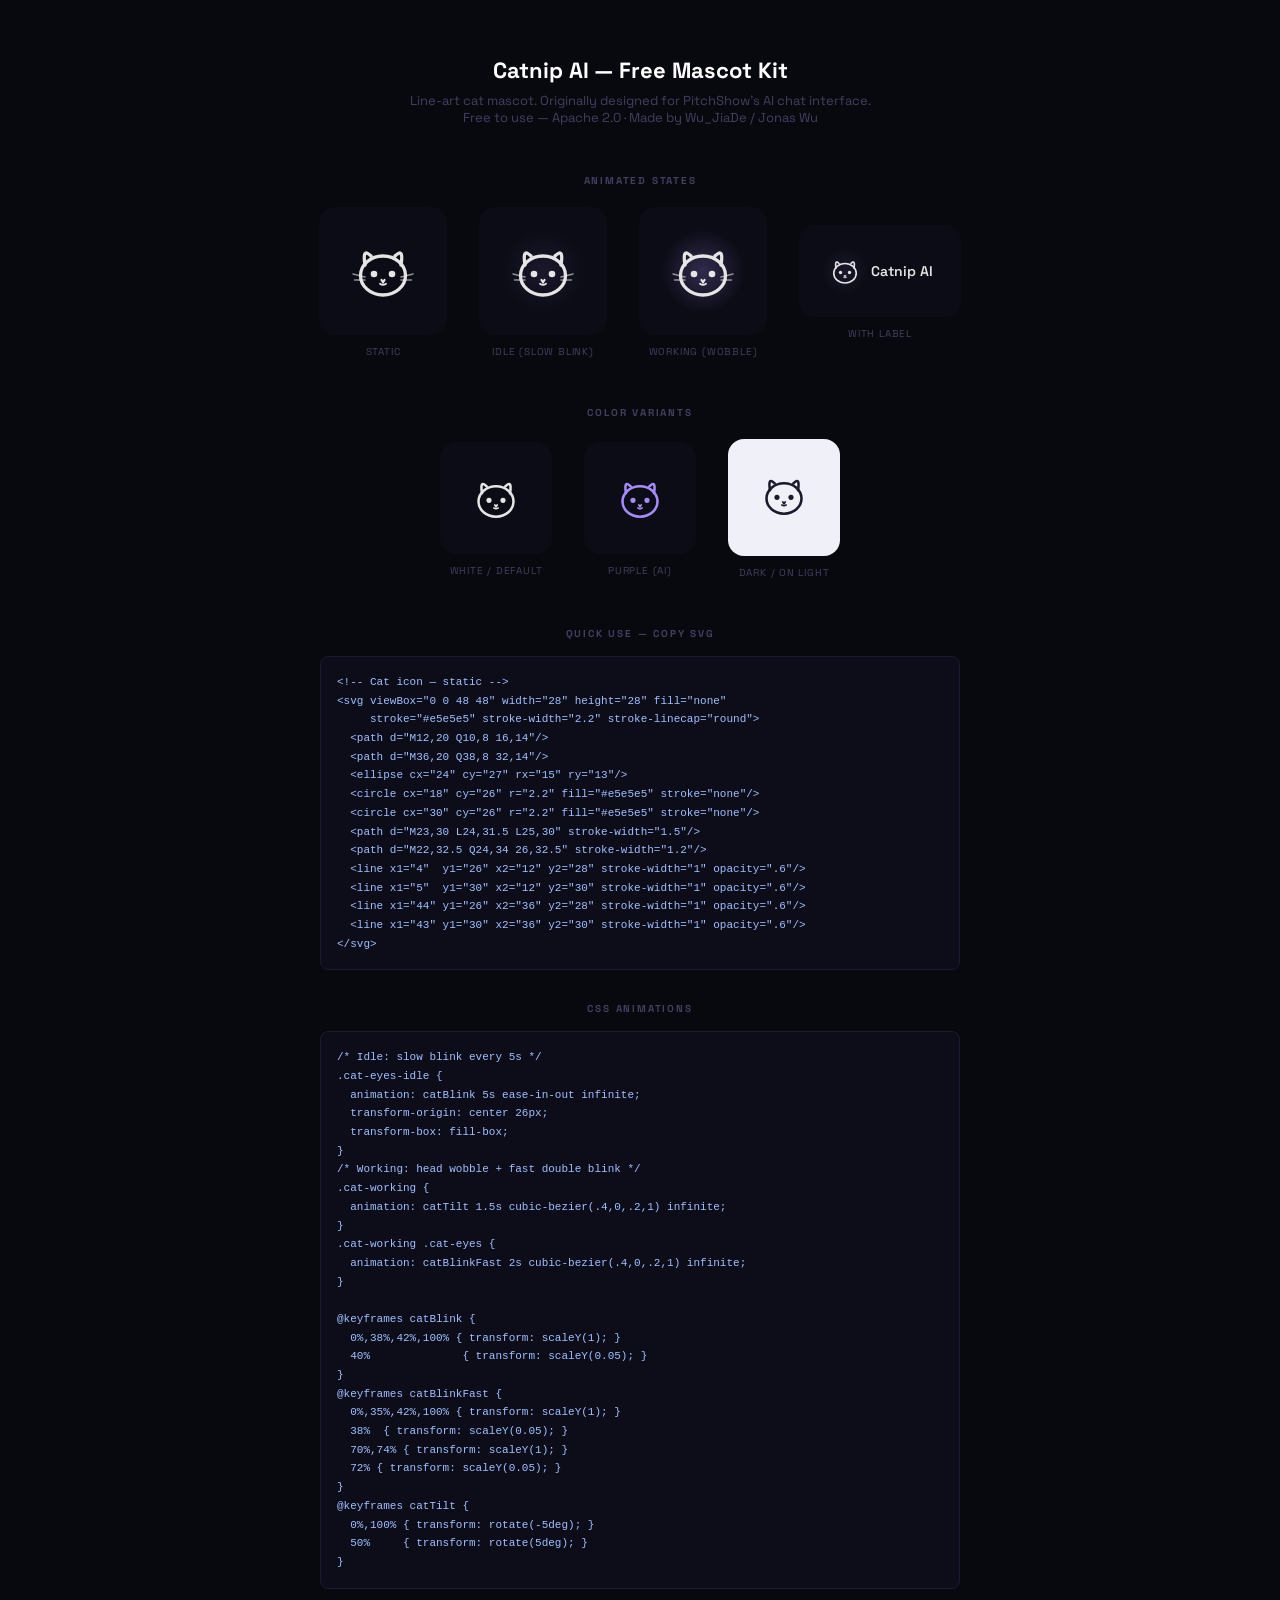
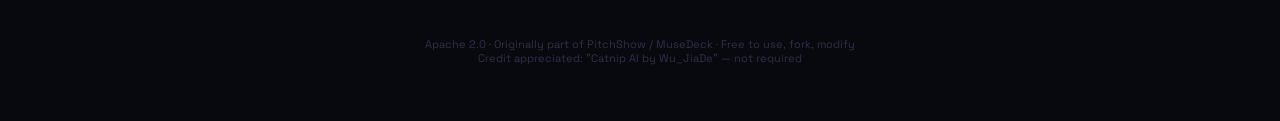
<file: enterprise/catnip-mascot/catnip-preview.html>
<!DOCTYPE html>
<html lang="en">
<head>
<meta charset="UTF-8"/>
<title>Catnip AI — Mascot Kit</title>
<link href="https://fonts.googleapis.com/css2?family=Space+Grotesk:wght@500;600;700&display=swap" rel="stylesheet"/>
<style>
*{margin:0;padding:0;box-sizing:border-box}
body{background:#08080f;color:#e8e8f2;font-family:'Space Grotesk',system-ui,sans-serif;
     display:flex;flex-direction:column;align-items:center;gap:48px;padding:56px 40px}
h1{font-size:22px;font-weight:700;color:#fff;text-align:center}
h2{font-size:10px;letter-spacing:.18em;text-transform:uppercase;color:#404060;text-align:center}
.row{display:flex;align-items:center;gap:32px;flex-wrap:wrap;justify-content:center}
.col{display:flex;flex-direction:column;align-items:center;gap:10px}
.lbl{font-size:10px;color:#404060;letter-spacing:.08em;text-transform:uppercase}
.bg{background:#0c0c16;border-radius:16px;padding:28px;display:flex;align-items:center;justify-content:center}

/* ── Cat animations ── */
.cat{display:inline-flex;align-items:center;justify-content:center;flex-shrink:0;position:relative;}
.cat .glow{position:absolute;border-radius:50%;background:radial-gradient(circle,rgba(167,139,250,0.3),transparent 70%);pointer-events:none;z-index:0;opacity:0;transition:opacity .3s;}

/* Idle */
.idle .eyes{animation:catBlinkSlow 5s ease-in-out infinite}
.idle .glow{opacity:0.3}
/* Working */
.working{animation:catTiltWork 1.5s cubic-bezier(.4,0,.2,1) infinite}
.working .eyes{animation:catBlinkFast 2s cubic-bezier(.4,0,.2,1) infinite}
.working .glow{opacity:0.8;animation:catnipGlow 3s ease-in-out infinite}

@keyframes catTiltWork{0%,100%{transform:rotate(-5deg)}50%{transform:rotate(5deg)}}
@keyframes catBlinkSlow{0%,38%,42%,100%{transform:scaleY(1);transform-origin:center 26px}40%{transform:scaleY(0.05);transform-origin:center 26px}}
@keyframes catBlinkFast{0%,35%,42%,100%{transform:scaleY(1);transform-origin:center 26px}38%{transform:scaleY(0.05);transform-origin:center 26px}70%,74%{transform:scaleY(1);transform-origin:center 26px}72%{transform:scaleY(0.05);transform-origin:center 26px}}
@keyframes catnipGlow{0%,100%{opacity:0.5;transform:translateX(-30%) scale(1)}50%{opacity:0.8;transform:translateX(30%) scale(1.1)}}

.btn{padding:8px 16px;font-size:11px;font-weight:600;color:#fff;background:linear-gradient(135deg,#7c3aed,#a78bfa);border-radius:8px;border:none;cursor:pointer;margin-top:6px}
.code{background:#0d0d1a;border:1px solid #1a1a30;border-radius:8px;padding:16px;font-family:'JetBrains Mono',monospace;font-size:11px;color:#a0c0ff;line-height:1.7;width:100%;max-width:640px;overflow-x:auto;white-space:pre}
</style>
</head>
<body>

<div>
  <h1>Catnip AI — Free Mascot Kit</h1>
  <p style="font-size:13px;color:#404060;text-align:center;margin-top:8px;max-width:480px">
    Line-art cat mascot. Originally designed for PitchShow's AI chat interface.
    Free to use — Apache 2.0 · Made by Wu_JiaDe / Jonas Wu
  </p>
</div>

<section style="display:flex;flex-direction:column;align-items:center;gap:20px">
  <h2>Animated States</h2>
  <div class="row">

    <!-- Static -->
    <div class="col">
      <div class="bg">
        <div class="cat" style="width:72px;height:72px">
          <svg viewBox="0 0 48 48" width="72" height="72" fill="none" stroke="#e5e5e5" stroke-width="2.2" stroke-linecap="round">
            <path d="M12,20 Q10,8 16,14"/><path d="M36,20 Q38,8 32,14"/>
            <ellipse cx="24" cy="27" rx="15" ry="13"/>
            <circle cx="18" cy="26" r="2.2" fill="#e5e5e5" stroke="none"/>
            <circle cx="30" cy="26" r="2.2" fill="#e5e5e5" stroke="none"/>
            <path d="M23,30 L24,31.5 L25,30" stroke-width="1.5"/>
            <path d="M22,32.5 Q24,34 26,32.5" stroke-width="1.2"/>
            <line x1="4" y1="26" x2="12" y2="28" stroke-width="1" opacity="0.6"/>
            <line x1="5" y1="30" x2="12" y2="30" stroke-width="1" opacity="0.6"/>
            <line x1="44" y1="26" x2="36" y2="28" stroke-width="1" opacity="0.6"/>
            <line x1="43" y1="30" x2="36" y2="30" stroke-width="1" opacity="0.6"/>
          </svg>
        </div>
      </div>
      <span class="lbl">Static</span>
    </div>

    <!-- Idle -->
    <div class="col">
      <div class="bg">
        <div class="cat idle" style="width:72px;height:72px;position:relative">
          <div class="glow" style="width:84px;height:84px;top:-6px;left:-6px"></div>
          <svg viewBox="0 0 48 48" width="72" height="72" fill="none" stroke="#e5e5e5" stroke-width="2.2" stroke-linecap="round" style="position:relative;z-index:1">
            <path d="M12,20 Q10,8 16,14"/><path d="M36,20 Q38,8 32,14"/>
            <ellipse cx="24" cy="27" rx="15" ry="13"/>
            <g class="eyes">
              <circle cx="18" cy="26" r="2.2" fill="#e5e5e5" stroke="none"/>
              <circle cx="30" cy="26" r="2.2" fill="#e5e5e5" stroke="none"/>
            </g>
            <path d="M23,30 L24,31.5 L25,30" stroke-width="1.5"/>
            <path d="M22,32.5 Q24,34 26,32.5" stroke-width="1.2"/>
            <line x1="4" y1="26" x2="12" y2="28" stroke-width="1" opacity="0.6"/>
            <line x1="5" y1="30" x2="12" y2="30" stroke-width="1" opacity="0.6"/>
            <line x1="44" y1="26" x2="36" y2="28" stroke-width="1" opacity="0.6"/>
            <line x1="43" y1="30" x2="36" y2="30" stroke-width="1" opacity="0.6"/>
          </svg>
        </div>
      </div>
      <span class="lbl">Idle (slow blink)</span>
    </div>

    <!-- Working -->
    <div class="col">
      <div class="bg">
        <div class="cat working" style="width:72px;height:72px;position:relative">
          <div class="glow" style="width:84px;height:84px;top:-6px;left:-6px"></div>
          <svg viewBox="0 0 48 48" width="72" height="72" fill="none" stroke="#e5e5e5" stroke-width="2.2" stroke-linecap="round" style="position:relative;z-index:1">
            <path d="M12,20 Q10,8 16,14"/><path d="M36,20 Q38,8 32,14"/>
            <ellipse cx="24" cy="27" rx="15" ry="13"/>
            <g class="eyes">
              <circle cx="18" cy="26" r="2.2" fill="#e5e5e5" stroke="none"/>
              <circle cx="30" cy="26" r="2.2" fill="#e5e5e5" stroke="none"/>
            </g>
            <path d="M23,30 L24,31.5 L25,30" stroke-width="1.5"/>
            <path d="M22,32.5 Q24,34 26,32.5" stroke-width="1.2"/>
            <line x1="4" y1="26" x2="12" y2="28" stroke-width="1" opacity="0.6"/>
            <line x1="5" y1="30" x2="12" y2="30" stroke-width="1" opacity="0.6"/>
            <line x1="44" y1="26" x2="36" y2="28" stroke-width="1" opacity="0.6"/>
            <line x1="43" y1="30" x2="36" y2="30" stroke-width="1" opacity="0.6"/>
          </svg>
        </div>
      </div>
      <span class="lbl">Working (wobble)</span>
    </div>

    <!-- With label -->
    <div class="col">
      <div class="bg">
        <div class="cat idle" style="display:flex;align-items:center;gap:8px;height:auto">
          <div style="position:relative;width:36px;height:36px">
            <div class="glow" style="width:48px;height:48px;top:-6px;left:-6px"></div>
            <svg viewBox="0 0 48 48" width="36" height="36" fill="none" stroke="#e5e5e5" stroke-width="2.2" stroke-linecap="round" style="position:relative;z-index:1">
              <path d="M12,20 Q10,8 16,14"/><path d="M36,20 Q38,8 32,14"/>
              <ellipse cx="24" cy="27" rx="15" ry="13"/>
              <g class="eyes"><circle cx="18" cy="26" r="2.2" fill="#e5e5e5" stroke="none"/><circle cx="30" cy="26" r="2.2" fill="#e5e5e5" stroke="none"/></g>
              <path d="M23,30 L24,31.5 L25,30" stroke-width="1.5"/>
              <path d="M22,32.5 Q24,34 26,32.5" stroke-width="1.2"/>
            </svg>
          </div>
          <span style="font-size:14px;font-weight:600;color:#e5e5e5">Catnip AI</span>
        </div>
      </div>
      <span class="lbl">With label</span>
    </div>

  </div>
</section>

<!-- Colors -->
<section style="display:flex;flex-direction:column;align-items:center;gap:20px">
  <h2>Color variants</h2>
  <div class="row">
    <div class="col">
      <div class="bg"><svg viewBox="0 0 48 48" width="56" height="56" fill="none" stroke="#e5e5e5" stroke-width="2.2" stroke-linecap="round"><path d="M12,20 Q10,8 16,14"/><path d="M36,20 Q38,8 32,14"/><ellipse cx="24" cy="27" rx="15" ry="13"/><circle cx="18" cy="26" r="2.2" fill="#e5e5e5" stroke="none"/><circle cx="30" cy="26" r="2.2" fill="#e5e5e5" stroke="none"/><path d="M23,30 L24,31.5 L25,30" stroke-width="1.5"/><path d="M22,32.5 Q24,34 26,32.5" stroke-width="1.2"/></svg></div>
      <span class="lbl">White / default</span>
    </div>
    <div class="col">
      <div class="bg"><svg viewBox="0 0 48 48" width="56" height="56" fill="none" stroke="#a78bfa" stroke-width="2.2" stroke-linecap="round"><path d="M12,20 Q10,8 16,14"/><path d="M36,20 Q38,8 32,14"/><ellipse cx="24" cy="27" rx="15" ry="13"/><circle cx="18" cy="26" r="2.2" fill="#a78bfa" stroke="none"/><circle cx="30" cy="26" r="2.2" fill="#a78bfa" stroke="none"/><path d="M23,30 L24,31.5 L25,30" stroke-width="1.5"/><path d="M22,32.5 Q24,34 26,32.5" stroke-width="1.2"/></svg></div>
      <span class="lbl">Purple (AI)</span>
    </div>
    <div class="col">
      <div style="background:#f0f0f8;border-radius:16px;padding:28px"><svg viewBox="0 0 48 48" width="56" height="56" fill="none" stroke="#1a1a2c" stroke-width="2.2" stroke-linecap="round"><path d="M12,20 Q10,8 16,14"/><path d="M36,20 Q38,8 32,14"/><ellipse cx="24" cy="27" rx="15" ry="13"/><circle cx="18" cy="26" r="2.2" fill="#1a1a2c" stroke="none"/><circle cx="30" cy="26" r="2.2" fill="#1a1a2c" stroke="none"/><path d="M23,30 L24,31.5 L25,30" stroke-width="1.5"/><path d="M22,32.5 Q24,34 26,32.5" stroke-width="1.2"/></svg></div>
      <span class="lbl">Dark / on light</span>
    </div>
  </div>
</section>

<!-- Usage code -->
<section style="display:flex;flex-direction:column;align-items:center;gap:16px;width:100%;max-width:680px">
  <h2>Quick use — copy SVG</h2>
  <div class="code">&lt;!-- Cat icon — static --&gt;
&lt;svg viewBox="0 0 48 48" width="28" height="28" fill="none"
     stroke="#e5e5e5" stroke-width="2.2" stroke-linecap="round"&gt;
  &lt;path d="M12,20 Q10,8 16,14"/&gt;
  &lt;path d="M36,20 Q38,8 32,14"/&gt;
  &lt;ellipse cx="24" cy="27" rx="15" ry="13"/&gt;
  &lt;circle cx="18" cy="26" r="2.2" fill="#e5e5e5" stroke="none"/&gt;
  &lt;circle cx="30" cy="26" r="2.2" fill="#e5e5e5" stroke="none"/&gt;
  &lt;path d="M23,30 L24,31.5 L25,30" stroke-width="1.5"/&gt;
  &lt;path d="M22,32.5 Q24,34 26,32.5" stroke-width="1.2"/&gt;
  &lt;line x1="4"  y1="26" x2="12" y2="28" stroke-width="1" opacity=".6"/&gt;
  &lt;line x1="5"  y1="30" x2="12" y2="30" stroke-width="1" opacity=".6"/&gt;
  &lt;line x1="44" y1="26" x2="36" y2="28" stroke-width="1" opacity=".6"/&gt;
  &lt;line x1="43" y1="30" x2="36" y2="30" stroke-width="1" opacity=".6"/&gt;
&lt;/svg&gt;</div>

  <h2 style="margin-top:16px">CSS animations</h2>
  <div class="code">/* Idle: slow blink every 5s */
.cat-eyes-idle {
  animation: catBlink 5s ease-in-out infinite;
  transform-origin: center 26px;
  transform-box: fill-box;
}
/* Working: head wobble + fast double blink */
.cat-working {
  animation: catTilt 1.5s cubic-bezier(.4,0,.2,1) infinite;
}
.cat-working .cat-eyes {
  animation: catBlinkFast 2s cubic-bezier(.4,0,.2,1) infinite;
}

@keyframes catBlink {
  0%,38%,42%,100% { transform: scaleY(1); }
  40%              { transform: scaleY(0.05); }
}
@keyframes catBlinkFast {
  0%,35%,42%,100% { transform: scaleY(1); }
  38%  { transform: scaleY(0.05); }
  70%,74% { transform: scaleY(1); }
  72% { transform: scaleY(0.05); }
}
@keyframes catTilt {
  0%,100% { transform: rotate(-5deg); }
  50%     { transform: rotate(5deg); }
}</div>
</section>

<p style="font-size:11px;color:#303048;text-align:center">
  Apache 2.0 · Originally part of PitchShow / MuseDeck · Free to use, fork, modify<br/>
  Credit appreciated: "Catnip AI by Wu_JiaDe" — not required
</p>

</body>
</html>
</file>
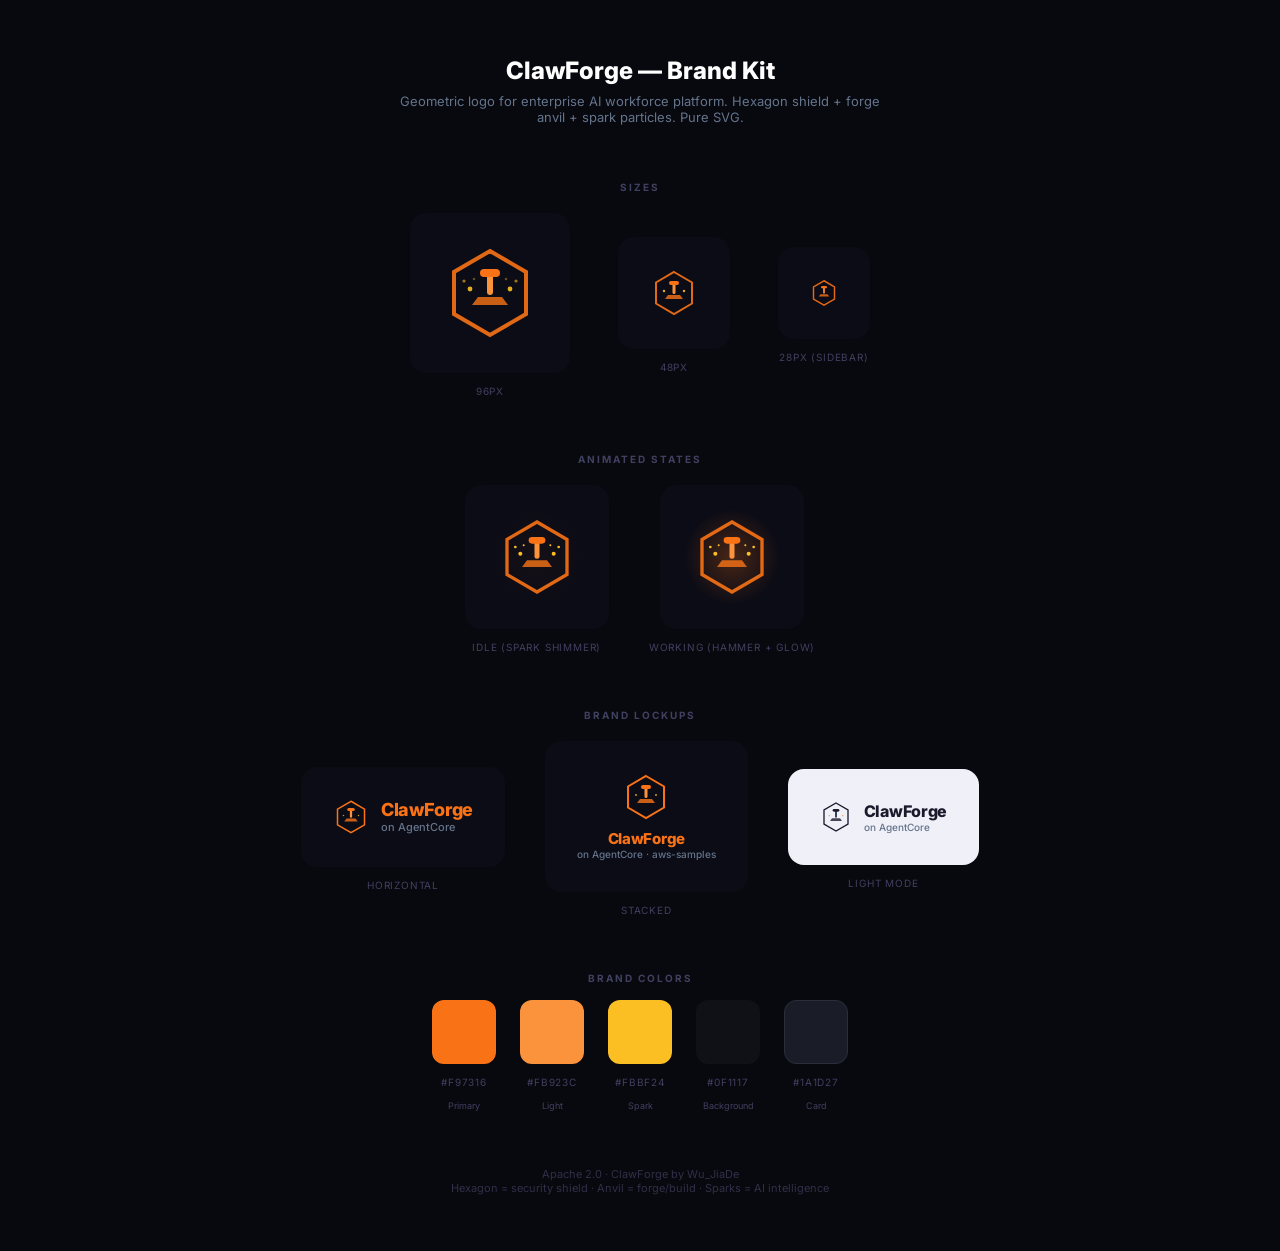
<file: enterprise/catnip-mascot/clawforge-brand.html>
<!DOCTYPE html>
<html lang="en">
<head>
<meta charset="UTF-8"/>
<title>ClawForge — Brand Kit</title>
<link href="https://fonts.googleapis.com/css2?family=Inter:wght@400;500;600;700;800&display=swap" rel="stylesheet"/>
<style>
*{margin:0;padding:0;box-sizing:border-box}
body{background:#08080f;color:#e8e8f2;font-family:'Inter',system-ui,sans-serif;display:flex;flex-direction:column;align-items:center;gap:56px;padding:56px 40px}
h1{font-size:24px;font-weight:800;color:#fff}
h2{font-size:10px;letter-spacing:.2em;text-transform:uppercase;color:#404060}
.row{display:flex;align-items:center;gap:40px;flex-wrap:wrap;justify-content:center}
.col{display:flex;flex-direction:column;align-items:center;gap:12px}
.lbl{font-size:10px;color:#404060;letter-spacing:.08em;text-transform:uppercase}
.bg{background:#0c0c16;border-radius:16px;padding:32px;display:flex;align-items:center;justify-content:center}

/* Logo SVG */
.logo-hex{transition:transform 0.3s}
.logo-hex:hover{transform:scale(1.05)}

/* Idle animation */
.idle .sparks circle{animation:sparkle 3s ease-in-out infinite}
.idle .sparks circle:nth-child(2){animation-delay:0.5s}
.idle .sparks circle:nth-child(3){animation-delay:1s}
.idle .sparks circle:nth-child(4){animation-delay:1.5s}
.idle .sparks circle:nth-child(5){animation-delay:0.3s}
.idle .sparks circle:nth-child(6){animation-delay:0.8s}

/* Working animation */
.working .hammer{animation:hammerStrike 0.6s cubic-bezier(.4,0,.2,1) infinite}
.working .sparks circle{animation:sparkBurst 0.6s ease-out infinite}
.working .sparks circle:nth-child(odd){animation-delay:0.3s}
.working .glow{opacity:1;animation:forgeGlow 1.2s ease-in-out infinite}

.glow-wrap{position:absolute;width:100%;height:100%;top:0;left:0;pointer-events:none}
.glow{position:absolute;width:120%;height:120%;top:-10%;left:-10%;border-radius:50%;background:radial-gradient(circle,rgba(249,115,22,0.25),transparent 70%);opacity:0;transition:opacity 0.3s}
.idle .glow{opacity:0.15}

@keyframes sparkle{0%,100%{opacity:0.3;transform:scale(1)}50%{opacity:1;transform:scale(1.5)}}
@keyframes sparkBurst{0%{opacity:1;transform:scale(1) translateY(0)}100%{opacity:0;transform:scale(0.5) translateY(-4px)}}
@keyframes hammerStrike{0%,100%{transform:translateY(0)}40%{transform:translateY(-3px)}60%{transform:translateY(1px)}}
@keyframes forgeGlow{0%,100%{opacity:0.3;transform:scale(1)}50%{opacity:0.6;transform:scale(1.1)}}
</style>
</head>
<body>

<div style="text-align:center">
  <h1>ClawForge — Brand Kit</h1>
  <p style="font-size:13px;color:#64748b;margin-top:8px;max-width:480px">
    Geometric logo for enterprise AI workforce platform.
    Hexagon shield + forge anvil + spark particles. Pure SVG.
  </p>
</div>

<!-- Sizes -->
<section style="display:flex;flex-direction:column;align-items:center;gap:20px">
  <h2>Sizes</h2>
  <div class="row" style="gap:48px">
    <div class="col">
      <div class="bg">
        <svg viewBox="0 0 48 48" width="96" height="96" fill="none" class="logo-hex">
          <path d="M24 3 L42 13.5 L42 34.5 L24 45 L6 34.5 L6 13.5 Z" stroke="#f97316" stroke-width="2" fill="none" opacity="0.9"/>
          <path d="M15 30 L33 30 L30 26 L18 26 Z" fill="#f97316" opacity="0.8"/>
          <rect x="22.5" y="14" width="3" height="11" rx="1.5" fill="#fb923c"/>
          <rect x="19" y="12" width="10" height="4" rx="2" fill="#f97316"/>
          <circle cx="14" cy="22" r="1.2" fill="#fbbf24" opacity="0.9"/><circle cx="11" cy="18" r="0.8" fill="#fbbf24" opacity="0.6"/>
          <circle cx="34" cy="22" r="1.2" fill="#fbbf24" opacity="0.9"/><circle cx="37" cy="18" r="0.8" fill="#fbbf24" opacity="0.6"/>
          <circle cx="16" cy="17" r="0.6" fill="#fbbf24" opacity="0.4"/><circle cx="32" cy="17" r="0.6" fill="#fbbf24" opacity="0.4"/>
        </svg>
      </div>
      <span class="lbl">96px</span>
    </div>
    <div class="col">
      <div class="bg">
        <svg viewBox="0 0 48 48" width="48" height="48" fill="none" class="logo-hex">
          <path d="M24 3 L42 13.5 L42 34.5 L24 45 L6 34.5 L6 13.5 Z" stroke="#f97316" stroke-width="2" fill="none" opacity="0.9"/>
          <path d="M15 30 L33 30 L30 26 L18 26 Z" fill="#f97316" opacity="0.8"/>
          <rect x="22.5" y="14" width="3" height="11" rx="1.5" fill="#fb923c"/>
          <rect x="19" y="12" width="10" height="4" rx="2" fill="#f97316"/>
          <circle cx="14" cy="22" r="1.2" fill="#fbbf24" opacity="0.9"/><circle cx="34" cy="22" r="1.2" fill="#fbbf24" opacity="0.9"/>
        </svg>
      </div>
      <span class="lbl">48px</span>
    </div>
    <div class="col">
      <div class="bg">
        <svg viewBox="0 0 48 48" width="28" height="28" fill="none">
          <path d="M24 3 L42 13.5 L42 34.5 L24 45 L6 34.5 L6 13.5 Z" stroke="#f97316" stroke-width="2.5" fill="none" opacity="0.9"/>
          <path d="M15 30 L33 30 L30 26 L18 26 Z" fill="#f97316" opacity="0.8"/>
          <rect x="22.5" y="14" width="3" height="11" rx="1.5" fill="#fb923c"/>
          <rect x="19" y="12" width="10" height="4" rx="2" fill="#f97316"/>
        </svg>
      </div>
      <span class="lbl">28px (sidebar)</span>
    </div>
  </div>
</section>

<!-- Animated states -->
<section style="display:flex;flex-direction:column;align-items:center;gap:20px">
  <h2>Animated States</h2>
  <div class="row">
    <div class="col">
      <div class="bg"><div style="position:relative;width:80px;height:80px" class="idle">
        <div class="glow-wrap"><div class="glow"></div></div>
        <svg viewBox="0 0 48 48" width="80" height="80" fill="none" style="position:relative;z-index:1">
          <path d="M24 3 L42 13.5 L42 34.5 L24 45 L6 34.5 L6 13.5 Z" stroke="#f97316" stroke-width="2" fill="none" opacity="0.9"/>
          <path d="M15 30 L33 30 L30 26 L18 26 Z" fill="#f97316" opacity="0.8"/>
          <g class="hammer"><rect x="22.5" y="14" width="3" height="11" rx="1.5" fill="#fb923c"/><rect x="19" y="12" width="10" height="4" rx="2" fill="#f97316"/></g>
          <g class="sparks"><circle cx="14" cy="22" r="1.2" fill="#fbbf24"/><circle cx="11" cy="18" r="0.8" fill="#fbbf24"/><circle cx="34" cy="22" r="1.2" fill="#fbbf24"/><circle cx="37" cy="18" r="0.8" fill="#fbbf24"/><circle cx="16" cy="17" r="0.6" fill="#fbbf24"/><circle cx="32" cy="17" r="0.6" fill="#fbbf24"/></g>
        </svg>
      </div></div>
      <span class="lbl">Idle (spark shimmer)</span>
    </div>
    <div class="col">
      <div class="bg"><div style="position:relative;width:80px;height:80px" class="working">
        <div class="glow-wrap"><div class="glow"></div></div>
        <svg viewBox="0 0 48 48" width="80" height="80" fill="none" style="position:relative;z-index:1">
          <path d="M24 3 L42 13.5 L42 34.5 L24 45 L6 34.5 L6 13.5 Z" stroke="#f97316" stroke-width="2" fill="none" opacity="0.9"/>
          <path d="M15 30 L33 30 L30 26 L18 26 Z" fill="#f97316" opacity="0.8"/>
          <g class="hammer"><rect x="22.5" y="14" width="3" height="11" rx="1.5" fill="#fb923c"/><rect x="19" y="12" width="10" height="4" rx="2" fill="#f97316"/></g>
          <g class="sparks"><circle cx="14" cy="22" r="1.2" fill="#fbbf24"/><circle cx="11" cy="18" r="0.8" fill="#fbbf24"/><circle cx="34" cy="22" r="1.2" fill="#fbbf24"/><circle cx="37" cy="18" r="0.8" fill="#fbbf24"/><circle cx="16" cy="17" r="0.6" fill="#fbbf24"/><circle cx="32" cy="17" r="0.6" fill="#fbbf24"/></g>
        </svg>
      </div></div>
      <span class="lbl">Working (hammer + glow)</span>
    </div>
  </div>
</section>

<!-- Brand lockups -->
<section style="display:flex;flex-direction:column;align-items:center;gap:20px">
  <h2>Brand Lockups</h2>
  <div class="row">
    <div class="col">
      <div class="bg" style="gap:12px">
        <svg viewBox="0 0 48 48" width="36" height="36" fill="none">
          <path d="M24 3 L42 13.5 L42 34.5 L24 45 L6 34.5 L6 13.5 Z" stroke="#f97316" stroke-width="2" fill="none"/>
          <path d="M15 30 L33 30 L30 26 L18 26 Z" fill="#f97316" opacity="0.8"/>
          <rect x="22.5" y="14" width="3" height="11" rx="1.5" fill="#fb923c"/>
          <rect x="19" y="12" width="10" height="4" rx="2" fill="#f97316"/>
          <circle cx="14" cy="22" r="1" fill="#fbbf24" opacity="0.8"/><circle cx="34" cy="22" r="1" fill="#fbbf24" opacity="0.8"/>
        </svg>
        <div>
          <div style="font-size:18px;font-weight:800;color:#f97316;letter-spacing:-0.02em">ClawForge</div>
          <div style="font-size:11px;color:#64748b;font-weight:500">on AgentCore</div>
        </div>
      </div>
      <span class="lbl">Horizontal</span>
    </div>
    <div class="col">
      <div class="bg" style="flex-direction:column;gap:8px">
        <svg viewBox="0 0 48 48" width="48" height="48" fill="none">
          <path d="M24 3 L42 13.5 L42 34.5 L24 45 L6 34.5 L6 13.5 Z" stroke="#f97316" stroke-width="2" fill="none"/>
          <path d="M15 30 L33 30 L30 26 L18 26 Z" fill="#f97316" opacity="0.8"/>
          <rect x="22.5" y="14" width="3" height="11" rx="1.5" fill="#fb923c"/>
          <rect x="19" y="12" width="10" height="4" rx="2" fill="#f97316"/>
          <circle cx="14" cy="22" r="1" fill="#fbbf24" opacity="0.8"/><circle cx="34" cy="22" r="1" fill="#fbbf24" opacity="0.8"/>
        </svg>
        <div style="text-align:center">
          <div style="font-size:15px;font-weight:800;color:#f97316;letter-spacing:-0.02em">ClawForge</div>
          <div style="font-size:10px;color:#64748b;font-weight:500">on AgentCore · aws-samples</div>
        </div>
      </div>
      <span class="lbl">Stacked</span>
    </div>
    <div class="col">
      <div style="background:#f0f0f8;border-radius:16px;padding:32px;display:flex;align-items:center;gap:12px">
        <svg viewBox="0 0 48 48" width="32" height="32" fill="none">
          <path d="M24 3 L42 13.5 L42 34.5 L24 45 L6 34.5 L6 13.5 Z" stroke="#1a1a2c" stroke-width="2" fill="none"/>
          <path d="M15 30 L33 30 L30 26 L18 26 Z" fill="#1a1a2c" opacity="0.8"/>
          <rect x="22.5" y="14" width="3" height="11" rx="1.5" fill="#374151"/>
          <rect x="19" y="12" width="10" height="4" rx="2" fill="#1a1a2c"/>
          <circle cx="14" cy="22" r="1" fill="#f97316" opacity="0.8"/><circle cx="34" cy="22" r="1" fill="#f97316" opacity="0.8"/>
        </svg>
        <div>
          <div style="font-size:16px;font-weight:800;color:#1a1a2c;letter-spacing:-0.02em">ClawForge</div>
          <div style="font-size:10px;color:#64748b;font-weight:500">on AgentCore</div>
        </div>
      </div>
      <span class="lbl">Light mode</span>
    </div>
  </div>
</section>

<!-- Colors -->
<section style="display:flex;flex-direction:column;align-items:center;gap:16px">
  <h2>Brand Colors</h2>
  <div class="row" style="gap:24px">
    <div class="col"><div style="width:64px;height:64px;border-radius:12px;background:#f97316"></div><span class="lbl">#f97316</span><span style="font-size:9px;color:#404060">Primary</span></div>
    <div class="col"><div style="width:64px;height:64px;border-radius:12px;background:#fb923c"></div><span class="lbl">#fb923c</span><span style="font-size:9px;color:#404060">Light</span></div>
    <div class="col"><div style="width:64px;height:64px;border-radius:12px;background:#fbbf24"></div><span class="lbl">#fbbf24</span><span style="font-size:9px;color:#404060">Spark</span></div>
    <div class="col"><div style="width:64px;height:64px;border-radius:12px;background:#0f1117"></div><span class="lbl">#0f1117</span><span style="font-size:9px;color:#404060">Background</span></div>
    <div class="col"><div style="width:64px;height:64px;border-radius:12px;background:#1a1d27;border:1px solid #2a2d3a"></div><span class="lbl">#1a1d27</span><span style="font-size:9px;color:#404060">Card</span></div>
  </div>
</section>

<p style="font-size:11px;color:#303048;text-align:center;max-width:400px">
  Apache 2.0 · ClawForge by Wu_JiaDe<br/>
  Hexagon = security shield · Anvil = forge/build · Sparks = AI intelligence
</p>

</body>
</html>
</file>
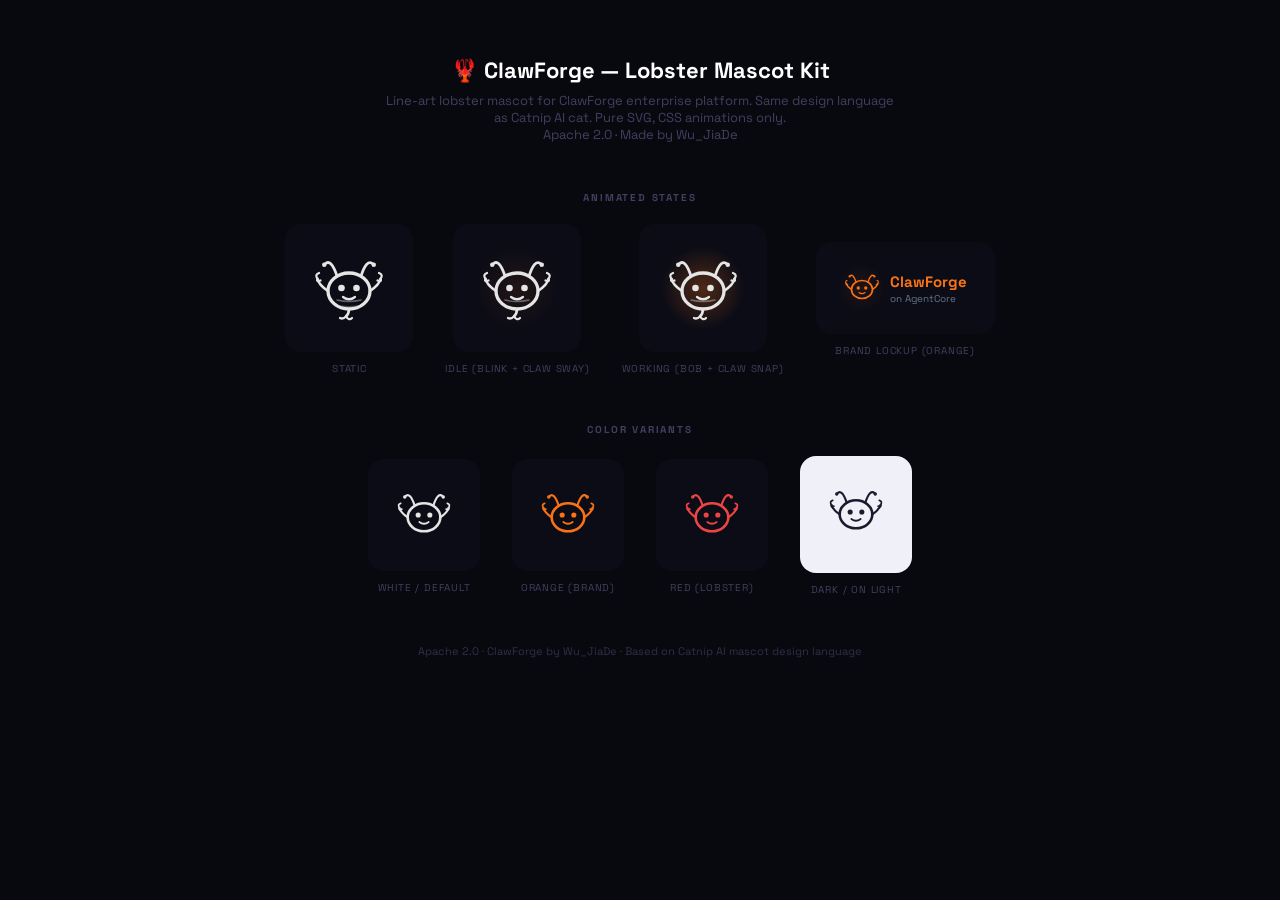
<file: enterprise/catnip-mascot/clawforge-preview.html>
<!DOCTYPE html>
<html lang="en">
<head>
<meta charset="UTF-8"/>
<title>ClawForge — Lobster Mascot Kit</title>
<link href="https://fonts.googleapis.com/css2?family=Space+Grotesk:wght@500;600;700&display=swap" rel="stylesheet"/>
<style>
*{margin:0;padding:0;box-sizing:border-box}
body{background:#08080f;color:#e8e8f2;font-family:'Space Grotesk',system-ui,sans-serif;
     display:flex;flex-direction:column;align-items:center;gap:48px;padding:56px 40px}
h1{font-size:22px;font-weight:700;color:#fff;text-align:center}
h2{font-size:10px;letter-spacing:.18em;text-transform:uppercase;color:#404060;text-align:center}
.row{display:flex;align-items:center;gap:32px;flex-wrap:wrap;justify-content:center}
.col{display:flex;flex-direction:column;align-items:center;gap:10px}
.lbl{font-size:10px;color:#404060;letter-spacing:.08em;text-transform:uppercase}
.bg{background:#0c0c16;border-radius:16px;padding:28px;display:flex;align-items:center;justify-content:center}

/* Lobster SVG inline template */
.lobster-svg{display:inline-block}

/* Animations */
.idle .eyes{animation:lobsterBlink 5s ease-in-out infinite}
.idle .claws{animation:clawIdle 4s ease-in-out infinite}
.working{animation:lobsterBob 1.2s cubic-bezier(.4,0,.2,1) infinite}
.working .eyes{animation:lobsterBlinkFast 2s cubic-bezier(.4,0,.2,1) infinite}
.working .claws{animation:clawWork 0.8s cubic-bezier(.4,0,.2,1) infinite}
.working .glow{opacity:0.8;animation:forgeGlow 3s ease-in-out infinite}

.glow{position:absolute;border-radius:50%;background:radial-gradient(circle,rgba(249,115,22,0.35),transparent 70%);pointer-events:none;z-index:0;opacity:0;transition:opacity .3s}
.idle .glow{opacity:0.25}

@keyframes lobsterBlink{0%,38%,42%,100%{transform:scaleY(1);transform-origin:center 24px}40%{transform:scaleY(0.05);transform-origin:center 24px}}
@keyframes lobsterBlinkFast{0%,35%,42%,100%{transform:scaleY(1);transform-origin:center 24px}38%{transform:scaleY(0.05);transform-origin:center 24px}70%,74%{transform:scaleY(1)}72%{transform:scaleY(0.05)}}
@keyframes clawIdle{0%,100%{transform:rotate(0deg)}50%{transform:rotate(3deg)}}
@keyframes clawWork{0%,100%{transform:rotate(-8deg)}50%{transform:rotate(8deg)}}
@keyframes lobsterBob{0%,100%{transform:translateY(0) rotate(-2deg)}50%{transform:translateY(-3px) rotate(2deg)}}
@keyframes forgeGlow{0%,100%{opacity:0.4;transform:scale(1)}50%{opacity:0.8;transform:scale(1.15)}}
</style>
</head>
<body>

<div>
  <h1>🦞 ClawForge — Lobster Mascot Kit</h1>
  <p style="font-size:13px;color:#404060;text-align:center;margin-top:8px;max-width:520px">
    Line-art lobster mascot for ClawForge enterprise platform.
    Same design language as Catnip AI cat. Pure SVG, CSS animations only.
    <br/>Apache 2.0 · Made by Wu_JiaDe
  </p>
</div>

<section style="display:flex;flex-direction:column;align-items:center;gap:20px">
  <h2>Animated States</h2>
  <div class="row">

    <!-- Static -->
    <div class="col">
      <div class="bg">
        <svg viewBox="0 0 48 48" width="72" height="72" fill="none" stroke="#e5e5e5" stroke-width="2.2" stroke-linecap="round" stroke-linejoin="round">
          <path d="M16,16 Q12,4 8,8" stroke-width="1.8"/><circle cx="7.5" cy="8.5" r="1.5" fill="#e5e5e5" stroke="none"/>
          <path d="M32,16 Q36,4 40,8" stroke-width="1.8"/><circle cx="40.5" cy="8.5" r="1.5" fill="#e5e5e5" stroke="none"/>
          <ellipse cx="24" cy="26" rx="14" ry="12"/>
          <circle cx="19" cy="24" r="2.2" fill="#e5e5e5" stroke="none"/><circle cx="29" cy="24" r="2.2" fill="#e5e5e5" stroke="none"/>
          <path d="M20,30 Q24,33 28,30" stroke-width="1.5"/>
          <path d="M10,26 Q4,22 3,18" stroke-width="1.8"/><path d="M3,18 Q1,15 4,14" stroke-width="1.5"/><path d="M3,18 Q2,20 5,19" stroke-width="1.5"/>
          <path d="M38,26 Q44,22 45,18" stroke-width="1.8"/><path d="M45,18 Q47,15 44,14" stroke-width="1.5"/><path d="M45,18 Q46,20 43,19" stroke-width="1.5"/>
          <path d="M24,38 Q24,41 22,43" stroke-width="1.8"/><path d="M22,43 Q20,45 18,44" stroke-width="1.5"/><path d="M22,43 Q24,46 26,44" stroke-width="1.5"/>
          <path d="M16,32 Q24,34 32,32" stroke-width="1" opacity="0.4"/><path d="M18,36 Q24,37 30,36" stroke-width="1" opacity="0.3"/>
        </svg>
      </div>
      <span class="lbl">Static</span>
    </div>

    <!-- Idle -->
    <div class="col">
      <div class="bg">
        <div class="idle" style="position:relative;width:72px;height:72px">
          <div class="glow" style="width:84px;height:84px;position:absolute;top:-6px;left:-6px"></div>
          <svg viewBox="0 0 48 48" width="72" height="72" fill="none" stroke="#e5e5e5" stroke-width="2.2" stroke-linecap="round" stroke-linejoin="round" style="position:relative;z-index:1">
            <path d="M16,16 Q12,4 8,8" stroke-width="1.8"/><circle cx="7.5" cy="8.5" r="1.5" fill="#e5e5e5" stroke="none"/>
            <path d="M32,16 Q36,4 40,8" stroke-width="1.8"/><circle cx="40.5" cy="8.5" r="1.5" fill="#e5e5e5" stroke="none"/>
            <ellipse cx="24" cy="26" rx="14" ry="12"/>
            <g class="eyes"><circle cx="19" cy="24" r="2.2" fill="#e5e5e5" stroke="none"/><circle cx="29" cy="24" r="2.2" fill="#e5e5e5" stroke="none"/></g>
            <path d="M20,30 Q24,33 28,30" stroke-width="1.5"/>
            <g class="claws">
              <path d="M10,26 Q4,22 3,18" stroke-width="1.8"/><path d="M3,18 Q1,15 4,14" stroke-width="1.5"/><path d="M3,18 Q2,20 5,19" stroke-width="1.5"/>
              <path d="M38,26 Q44,22 45,18" stroke-width="1.8"/><path d="M45,18 Q47,15 44,14" stroke-width="1.5"/><path d="M45,18 Q46,20 43,19" stroke-width="1.5"/>
            </g>
            <path d="M24,38 Q24,41 22,43" stroke-width="1.8"/><path d="M22,43 Q20,45 18,44" stroke-width="1.5"/><path d="M22,43 Q24,46 26,44" stroke-width="1.5"/>
            <path d="M16,32 Q24,34 32,32" stroke-width="1" opacity="0.4"/>
          </svg>
        </div>
      </div>
      <span class="lbl">Idle (blink + claw sway)</span>
    </div>

    <!-- Working -->
    <div class="col">
      <div class="bg">
        <div class="working" style="position:relative;width:72px;height:72px">
          <div class="glow" style="width:84px;height:84px;position:absolute;top:-6px;left:-6px"></div>
          <svg viewBox="0 0 48 48" width="72" height="72" fill="none" stroke="#e5e5e5" stroke-width="2.2" stroke-linecap="round" stroke-linejoin="round" style="position:relative;z-index:1">
            <path d="M16,16 Q12,4 8,8" stroke-width="1.8"/><circle cx="7.5" cy="8.5" r="1.5" fill="#e5e5e5" stroke="none"/>
            <path d="M32,16 Q36,4 40,8" stroke-width="1.8"/><circle cx="40.5" cy="8.5" r="1.5" fill="#e5e5e5" stroke="none"/>
            <ellipse cx="24" cy="26" rx="14" ry="12"/>
            <g class="eyes"><circle cx="19" cy="24" r="2.2" fill="#e5e5e5" stroke="none"/><circle cx="29" cy="24" r="2.2" fill="#e5e5e5" stroke="none"/></g>
            <path d="M20,30 Q24,33 28,30" stroke-width="1.5"/>
            <g class="claws">
              <path d="M10,26 Q4,22 3,18" stroke-width="1.8"/><path d="M3,18 Q1,15 4,14" stroke-width="1.5"/><path d="M3,18 Q2,20 5,19" stroke-width="1.5"/>
              <path d="M38,26 Q44,22 45,18" stroke-width="1.8"/><path d="M45,18 Q47,15 44,14" stroke-width="1.5"/><path d="M45,18 Q46,20 43,19" stroke-width="1.5"/>
            </g>
            <path d="M24,38 Q24,41 22,43" stroke-width="1.8"/><path d="M22,43 Q20,45 18,44" stroke-width="1.5"/><path d="M22,43 Q24,46 26,44" stroke-width="1.5"/>
            <path d="M16,32 Q24,34 32,32" stroke-width="1" opacity="0.4"/>
          </svg>
        </div>
      </div>
      <span class="lbl">Working (bob + claw snap)</span>
    </div>

    <!-- With label -->
    <div class="col">
      <div class="bg">
        <div class="idle" style="display:flex;align-items:center;gap:10px">
          <div style="position:relative;width:36px;height:36px">
            <div class="glow" style="width:48px;height:48px;position:absolute;top:-6px;left:-6px"></div>
            <svg viewBox="0 0 48 48" width="36" height="36" fill="none" stroke="#f97316" stroke-width="2.2" stroke-linecap="round" stroke-linejoin="round" style="position:relative;z-index:1">
              <path d="M16,16 Q12,4 8,8" stroke-width="1.8"/><circle cx="7.5" cy="8.5" r="1.5" fill="#f97316" stroke="none"/>
              <path d="M32,16 Q36,4 40,8" stroke-width="1.8"/><circle cx="40.5" cy="8.5" r="1.5" fill="#f97316" stroke="none"/>
              <ellipse cx="24" cy="26" rx="14" ry="12"/>
              <g class="eyes"><circle cx="19" cy="24" r="2.2" fill="#f97316" stroke="none"/><circle cx="29" cy="24" r="2.2" fill="#f97316" stroke="none"/></g>
              <path d="M20,30 Q24,33 28,30" stroke-width="1.5"/>
              <g class="claws">
                <path d="M10,26 Q4,22 3,18" stroke-width="1.8"/><path d="M3,18 Q1,15 4,14" stroke-width="1.5"/><path d="M3,18 Q2,20 5,19" stroke-width="1.5"/>
                <path d="M38,26 Q44,22 45,18" stroke-width="1.8"/><path d="M45,18 Q47,15 44,14" stroke-width="1.5"/><path d="M45,18 Q46,20 43,19" stroke-width="1.5"/>
              </g>
            </svg>
          </div>
          <div>
            <span style="font-size:15px;font-weight:700;color:#f97316">ClawForge</span>
            <span style="font-size:10px;color:#64748b;display:block">on AgentCore</span>
          </div>
        </div>
      </div>
      <span class="lbl">Brand lockup (orange)</span>
    </div>

  </div>
</section>

<!-- Color variants -->
<section style="display:flex;flex-direction:column;align-items:center;gap:20px">
  <h2>Color variants</h2>
  <div class="row">
    <div class="col">
      <div class="bg"><svg viewBox="0 0 48 48" width="56" height="56" fill="none" stroke="#e5e5e5" stroke-width="2.2" stroke-linecap="round" stroke-linejoin="round"><path d="M16,16 Q12,4 8,8" stroke-width="1.8"/><circle cx="7.5" cy="8.5" r="1.5" fill="#e5e5e5" stroke="none"/><path d="M32,16 Q36,4 40,8" stroke-width="1.8"/><circle cx="40.5" cy="8.5" r="1.5" fill="#e5e5e5" stroke="none"/><ellipse cx="24" cy="26" rx="14" ry="12"/><circle cx="19" cy="24" r="2.2" fill="#e5e5e5" stroke="none"/><circle cx="29" cy="24" r="2.2" fill="#e5e5e5" stroke="none"/><path d="M20,30 Q24,33 28,30" stroke-width="1.5"/><path d="M10,26 Q4,22 3,18" stroke-width="1.8"/><path d="M3,18 Q1,15 4,14" stroke-width="1.5"/><path d="M3,18 Q2,20 5,19" stroke-width="1.5"/><path d="M38,26 Q44,22 45,18" stroke-width="1.8"/><path d="M45,18 Q47,15 44,14" stroke-width="1.5"/><path d="M45,18 Q46,20 43,19" stroke-width="1.5"/></svg></div>
      <span class="lbl">White / default</span>
    </div>
    <div class="col">
      <div class="bg"><svg viewBox="0 0 48 48" width="56" height="56" fill="none" stroke="#f97316" stroke-width="2.2" stroke-linecap="round" stroke-linejoin="round"><path d="M16,16 Q12,4 8,8" stroke-width="1.8"/><circle cx="7.5" cy="8.5" r="1.5" fill="#f97316" stroke="none"/><path d="M32,16 Q36,4 40,8" stroke-width="1.8"/><circle cx="40.5" cy="8.5" r="1.5" fill="#f97316" stroke="none"/><ellipse cx="24" cy="26" rx="14" ry="12"/><circle cx="19" cy="24" r="2.2" fill="#f97316" stroke="none"/><circle cx="29" cy="24" r="2.2" fill="#f97316" stroke="none"/><path d="M20,30 Q24,33 28,30" stroke-width="1.5"/><path d="M10,26 Q4,22 3,18" stroke-width="1.8"/><path d="M3,18 Q1,15 4,14" stroke-width="1.5"/><path d="M3,18 Q2,20 5,19" stroke-width="1.5"/><path d="M38,26 Q44,22 45,18" stroke-width="1.8"/><path d="M45,18 Q47,15 44,14" stroke-width="1.5"/><path d="M45,18 Q46,20 43,19" stroke-width="1.5"/></svg></div>
      <span class="lbl">Orange (brand)</span>
    </div>
    <div class="col">
      <div class="bg"><svg viewBox="0 0 48 48" width="56" height="56" fill="none" stroke="#ef4444" stroke-width="2.2" stroke-linecap="round" stroke-linejoin="round"><path d="M16,16 Q12,4 8,8" stroke-width="1.8"/><circle cx="7.5" cy="8.5" r="1.5" fill="#ef4444" stroke="none"/><path d="M32,16 Q36,4 40,8" stroke-width="1.8"/><circle cx="40.5" cy="8.5" r="1.5" fill="#ef4444" stroke="none"/><ellipse cx="24" cy="26" rx="14" ry="12"/><circle cx="19" cy="24" r="2.2" fill="#ef4444" stroke="none"/><circle cx="29" cy="24" r="2.2" fill="#ef4444" stroke="none"/><path d="M20,30 Q24,33 28,30" stroke-width="1.5"/><path d="M10,26 Q4,22 3,18" stroke-width="1.8"/><path d="M3,18 Q1,15 4,14" stroke-width="1.5"/><path d="M3,18 Q2,20 5,19" stroke-width="1.5"/><path d="M38,26 Q44,22 45,18" stroke-width="1.8"/><path d="M45,18 Q47,15 44,14" stroke-width="1.5"/><path d="M45,18 Q46,20 43,19" stroke-width="1.5"/></svg></div>
      <span class="lbl">Red (lobster)</span>
    </div>
    <div class="col">
      <div style="background:#f0f0f8;border-radius:16px;padding:28px"><svg viewBox="0 0 48 48" width="56" height="56" fill="none" stroke="#1a1a2c" stroke-width="2.2" stroke-linecap="round" stroke-linejoin="round"><path d="M16,16 Q12,4 8,8" stroke-width="1.8"/><circle cx="7.5" cy="8.5" r="1.5" fill="#1a1a2c" stroke="none"/><path d="M32,16 Q36,4 40,8" stroke-width="1.8"/><circle cx="40.5" cy="8.5" r="1.5" fill="#1a1a2c" stroke="none"/><ellipse cx="24" cy="26" rx="14" ry="12"/><circle cx="19" cy="24" r="2.2" fill="#1a1a2c" stroke="none"/><circle cx="29" cy="24" r="2.2" fill="#1a1a2c" stroke="none"/><path d="M20,30 Q24,33 28,30" stroke-width="1.5"/><path d="M10,26 Q4,22 3,18" stroke-width="1.8"/><path d="M3,18 Q1,15 4,14" stroke-width="1.5"/><path d="M3,18 Q2,20 5,19" stroke-width="1.5"/><path d="M38,26 Q44,22 45,18" stroke-width="1.8"/><path d="M45,18 Q47,15 44,14" stroke-width="1.5"/><path d="M45,18 Q46,20 43,19" stroke-width="1.5"/></svg></div>
      <span class="lbl">Dark / on light</span>
    </div>
  </div>
</section>

<p style="font-size:11px;color:#303048;text-align:center">
  Apache 2.0 · ClawForge by Wu_JiaDe · Based on Catnip AI mascot design language
</p>

</body>
</html>
</file>
